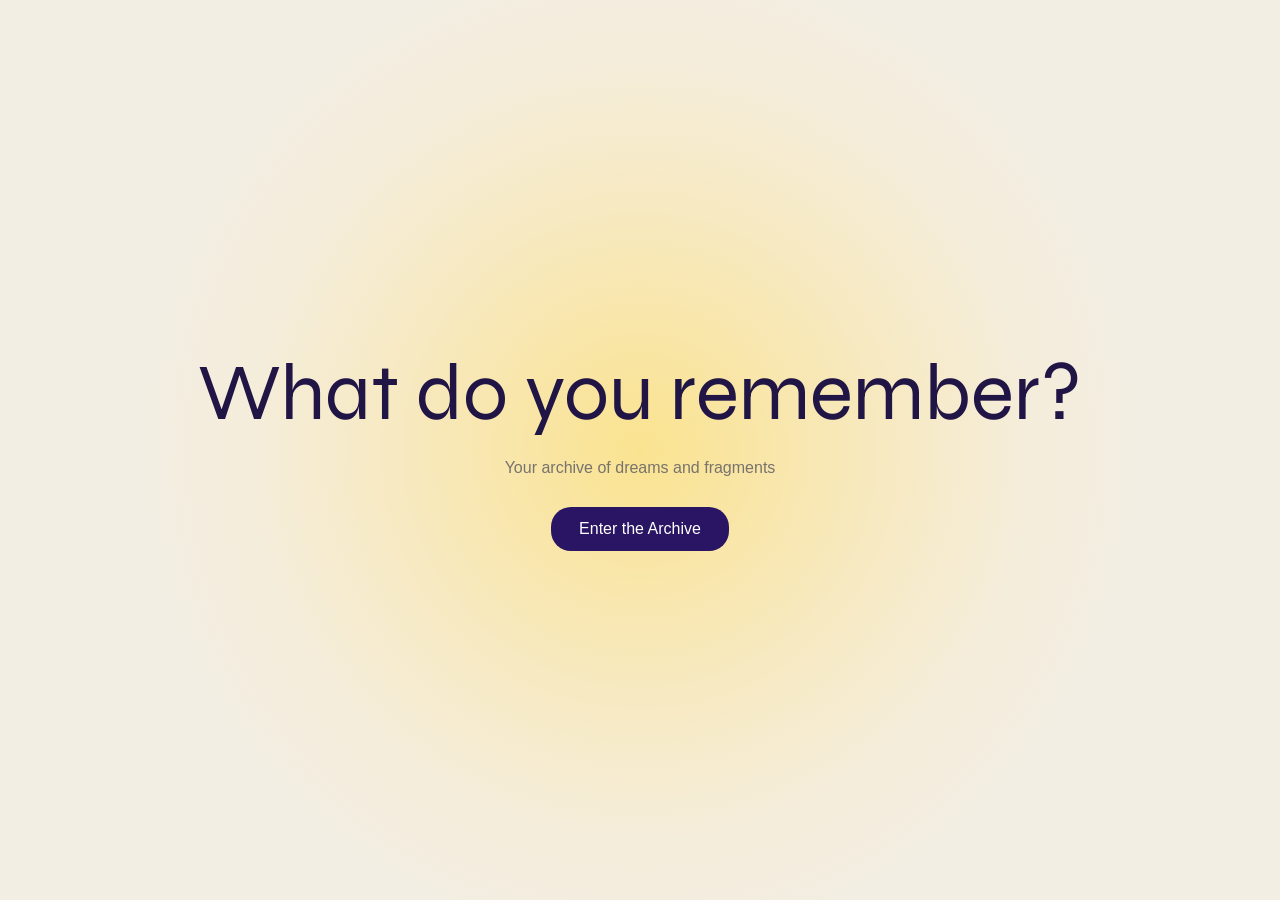
<file: week-06-midterm/index.html>
<!DOCTYPE html>
<html lang="en">
<head>
  <meta charset="UTF-8">
  <meta name="viewport" content="width=device-width, initial-scale=1.0">
  <title>Dream Archive</title>
  <link rel="stylesheet" href="style.css">
</head>
<body>
  <!-- Welcome screen -->
  <section id="welcome">
    <h1>What do you remember?</h1>
    <p class="welcome-note">Your archive of dreams and fragments</p>
    <button class="button" onclick="showApp('record')">Enter the Archive</button>
  </section>

  <!-- Main website -->
  <div id="app">
    <nav>
      <button class="logo" onclick="showWelcome()">Dream Archive</button>
      <div class="nav-links">
        <button onclick="showPage('web')" id="nav-web">Dream Web</button>
        <button onclick="showPage('logs')" id="nav-logs">Journal Logs</button>
        <button onclick="showPage('insights')" id="nav-insights">Insights</button>
        <button onclick="showPage('record')" id="nav-record">New Dream</button>
      </div>
    </nav>

    <main>
      <section id="record" class="page active">
        <div class="form-wrap">
          <p class="eyebrow">ENTRY 001 / UNFINISHED MEMORY</p>
          <h2>Jot Down Your Dream</h2>
          <p class="muted">Write down whatever you can remember. It doesn't have to make sense.</p>

          <label for="date">Date</label>
          <input id="date" type="date">

          <label for="details">What do you remember?</label>
          <textarea id="details" placeholder="Fragments, feelings, places, people... "></textarea>

          <label for="words">Words or symbols</label>
          <input id="words" type="text" placeholder="water, staircase, blue light...">

          <button class="button" type="button" onclick="showPage('web')">Save to Archive</button>
        </div>
      </section>

      <!-- Static visual placeholder for the dream web -->
      <section id="web" class="page">
        <h2>Dream Web</h2>
        <div class="dream-web-art" aria-label="A visual web of connected dream words">
          <svg viewBox="0 0 800 600" role="img" aria-label="Dream words connected by fine lines">
            <g class="web-lines">
              <line x1="220" y1="115" x2="580" y2="105" />
              <line x1="220" y1="115" x2="100" y2="220" />
              <line x1="220" y1="115" x2="260" y2="340" />
    
              <line x1="580" y1="105" x2="620" y2="315" />
  
              <line x1="620" y1="315" x2="260" y2="340" />
              <line x1="620" y1="315" x2="620" y2="400" />

              <line x1="260" y1="340" x2="100" y2="220" />
            </g>
      
            <!-- Nodes / Circles -->
            <g class="web-dots">
              <circle cx="220" cy="115" r="35" />
              <circle cx="580" cy="105" r="35" />
              <circle cx="100" cy="220" r="35" />
              <circle cx="620" cy="315" r="35" />
              <circle cx="260" cy="340" r="35" />
              <circle cx="620" cy="400" r="35" />
            </g>
      
            <!-- Labels centered perfectly inside circles -->
            <g class="web-labels">
              <text x="220" y="120">rain</text>
              <text x="580" y="110">water</text>
              <text x="100" y="225">night</text>
              <text x="620" y="320">memory</text>
              <text x="260" y="345">distance</text>
              <text x="620" y="405">echo</text>
            </g>
          </svg>
        </div>
      </section>

      <!-- Static example entries -->
      <section id="logs" class="page">
        <h2>Journal Logs</h2>

        <article class="entry">
          <p class="entry-date">OCTOBER 19, 2026</p>
          <h3>The Endless Staircase</h3>
          <p>There's a staircase where I keep walking up towards and I woke up afterwards</p>
          <p class="entry-words">staircase · infinity</p>
        </article>
        <article class="entry">
          <p class="entry-date">OCTOBER 12, 2026</p>
          <h3>Flooded room</h3>
          <p>My room was flooded and I was standing in the kitchen. </p>
          <p class="entry-words">water · kitchen</p>
        </article>
        <article class="entry">
          <p class="entry-date">SEPTEMBER 28, 2026</p>
          <h3>I went to Hawaii</h3>
          <p>I took a trip to Hawaii and I was at the beach. The weather was very good. </p>
          <p class="entry-words">Vacation</p>
        </article>
      </section>


      <!-- Static insights placeholder -->
      <section id="insights" class="page">
        <h2>Insights</h2>
        <div class="insight-grid">
          <article class="insight-card">
            <p class="muted">All ov your entires so far.</p>
            <h3>3 Records</h3>

          </article>
          <article class="insight-card">
            <p class="muted">Your repeating themes.</p>
            <h3>Water, Vacation</h3>
          </article>
        </div>
      </section>
    </main>
  </div>

  <script src="script.js"></script>
</body>
</html>
</file>
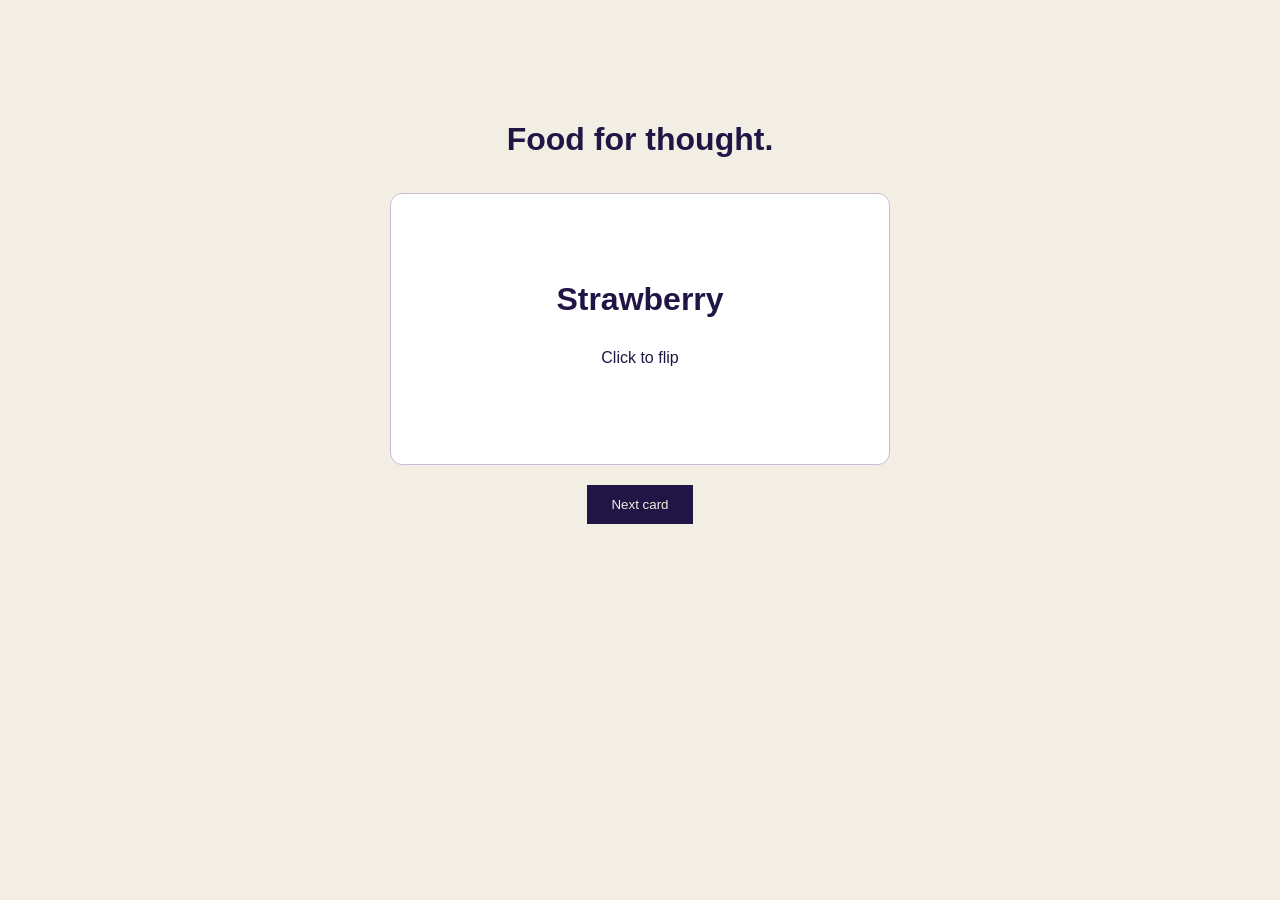
<file: week-07/index.html>
<!DOCTYPE html>
<html lang="en">
<head>
  <meta charset="UTF-8">
  <title>Food Flashcards</title>
  <link rel="stylesheet" href="style.css">
</head>
<body>
  <main>
    <h1>Food for thought.</h1>
    <div id="card" class="card">
      <h2 id="food-name">Strawberry</h2>
      <p id="food-info">Click to flip</p>
    </div>

    <button id="next-button">Next card</button>
  </main>

  <script src="script.js"></script>
</body>
</html>
</file>
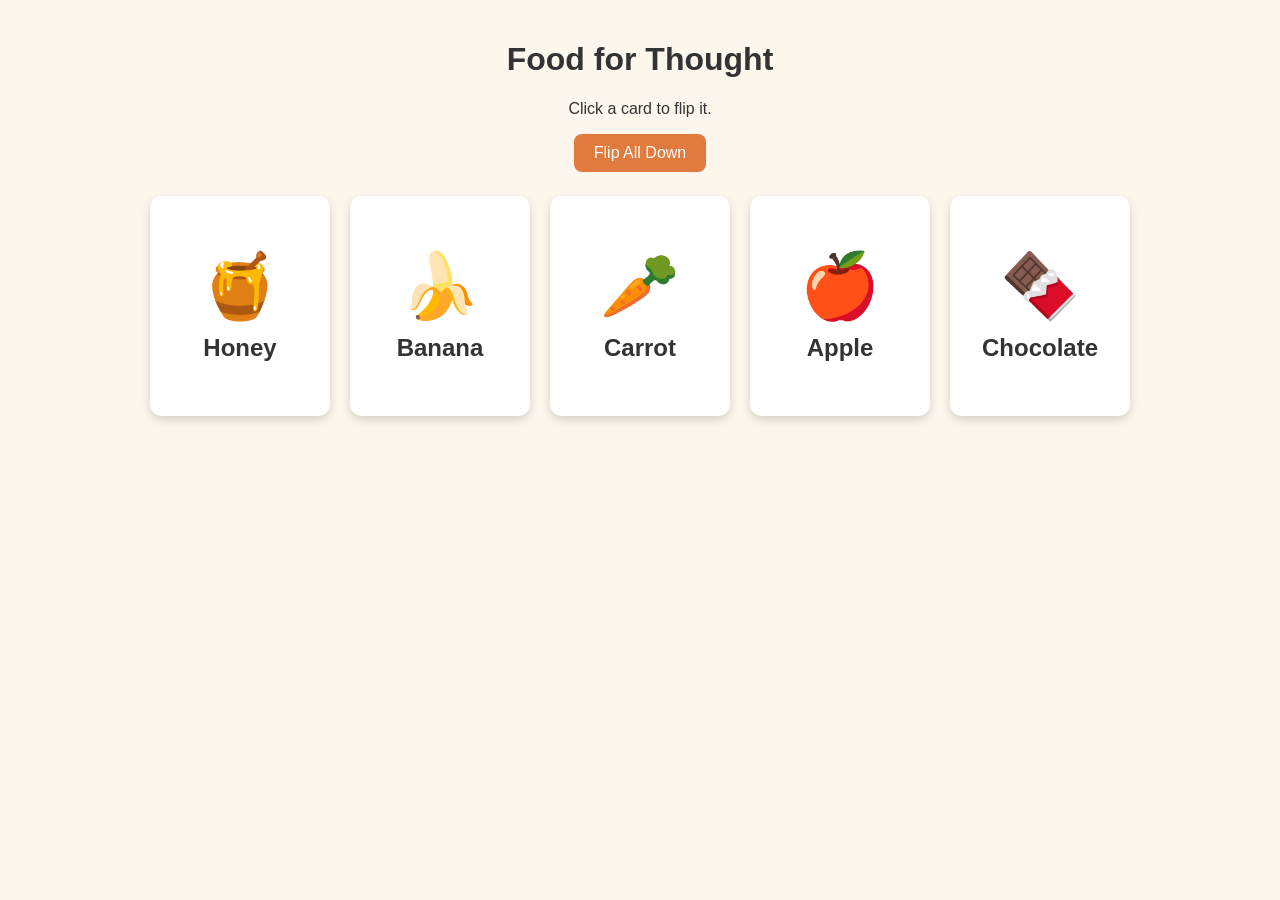
<file: week-08/index.html>
<!DOCTYPE html>
<html lang="en">
    <head>
        <meta charset="UTF-8"/>
        <meta name="viewport" content="width=device-width, initial-scale=1.0"/>
        <title>Food for Thought</title>
        <link rel="stylesheet" href="style.css"/>
    </head>
    <body>
        <h1>Food for Thought</h1>
        <p>Click a card to flip it.</p>

        <button id="flip-all">Flip All Down</button>

        <section id="card-container">
            <!-- One card = front (food) + back (the "thought") -->
            <div class="card">
                <div class="card-inner">
                    <div class="face front">
                        <span class="emoji">🍯</span>
                        <h2>Honey</h2>
                    </div>
                    <div class="face back">
                        <p>Honey never spoils. Archaeologists found 3,000-year-old honey in Egyptian tombs that was still edible.</p>
                    </div>
                </div>
            </div>

            <div class="card">
                <div class="card-inner">
                    <div class="face front">
                        <span class="emoji">🍌</span>
                        <h2>Banana</h2>
                    </div>
                    <div class="face back">
                        <p>Bananas are technically berries, but strawberries are not!</p>
                    </div>
                </div>
            </div>

            <div class="card">
                <div class="card-inner">
                    <div class="face front">
                        <span class="emoji">🥕</span>
                        <h2>Carrot</h2>
                    </div>
                    <div class="face back">
                        <p>The first carrots were purple and yellow. Orange carrots became popular in the 1600s.</p>
                    </div>
                </div>
            </div>

            <div class="card">
                <div class="card-inner">
                    <div class="face front">
                        <span class="emoji">🍎</span>
                        <h2>Apple</h2>
                    </div>
                    <div class="face back">
                        <p>Apples float in water because about 25% of an apple is air.</p>
                    </div>
                </div>
            </div>

            <div class="card">
                <div class="card-inner">
                    <div class="face front">
                        <span class="emoji">🍫</span>
                        <h2>Chocolate</h2>
                    </div>
                    <div class="face back">
                        <p>Chocolate comes from cacao beans, which the Aztecs once used as money.</p>
                    </div>
                </div>
            </div>
        </section>

        <script src="script.js"></script>
    </body>
</html>
</file>
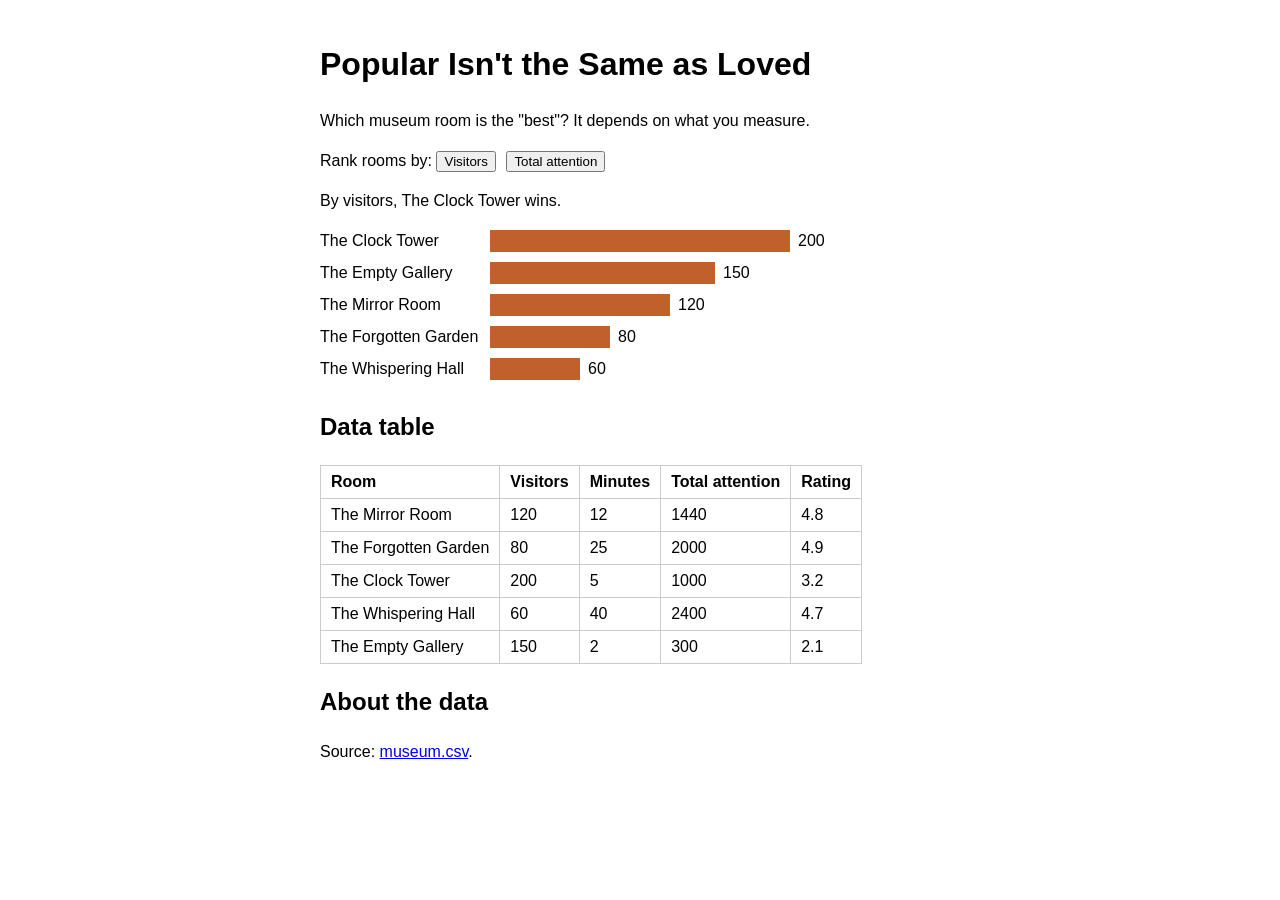
<file: week-11/index.html>
<!DOCTYPE html>
<html lang="en">
<head>
<meta charset="UTF-8">
<meta name="viewport" content="width=device-width, initial-scale=1">
<title>Popular Isn't the Same as Loved</title>
<link rel="stylesheet" href="style.css">
</head>
<body>

<h1>Popular Isn't the Same as Loved</h1>
<p>Which museum room is the "best"? It depends on what you measure.</p>

<p>Rank rooms by:
  <button onclick="draw('visitors')">Visitors</button>
  <button onclick="draw('attention')">Total attention</button>
</p>

<p id="summary"></p>
<div id="chart"></div>

<h2>Data table</h2>
<table>
  <thead>
    <tr><th>Room</th><th>Visitors</th><th>Minutes</th><th>Total attention</th><th>Rating</th></tr>
  </thead>
  <tbody id="table"></tbody>
</table>

<h2>About the data</h2>
<p>Source: <a href="museum.csv">museum.csv</a>.</p>

<script src="script.js"></script>
</body>
</html>
</file>
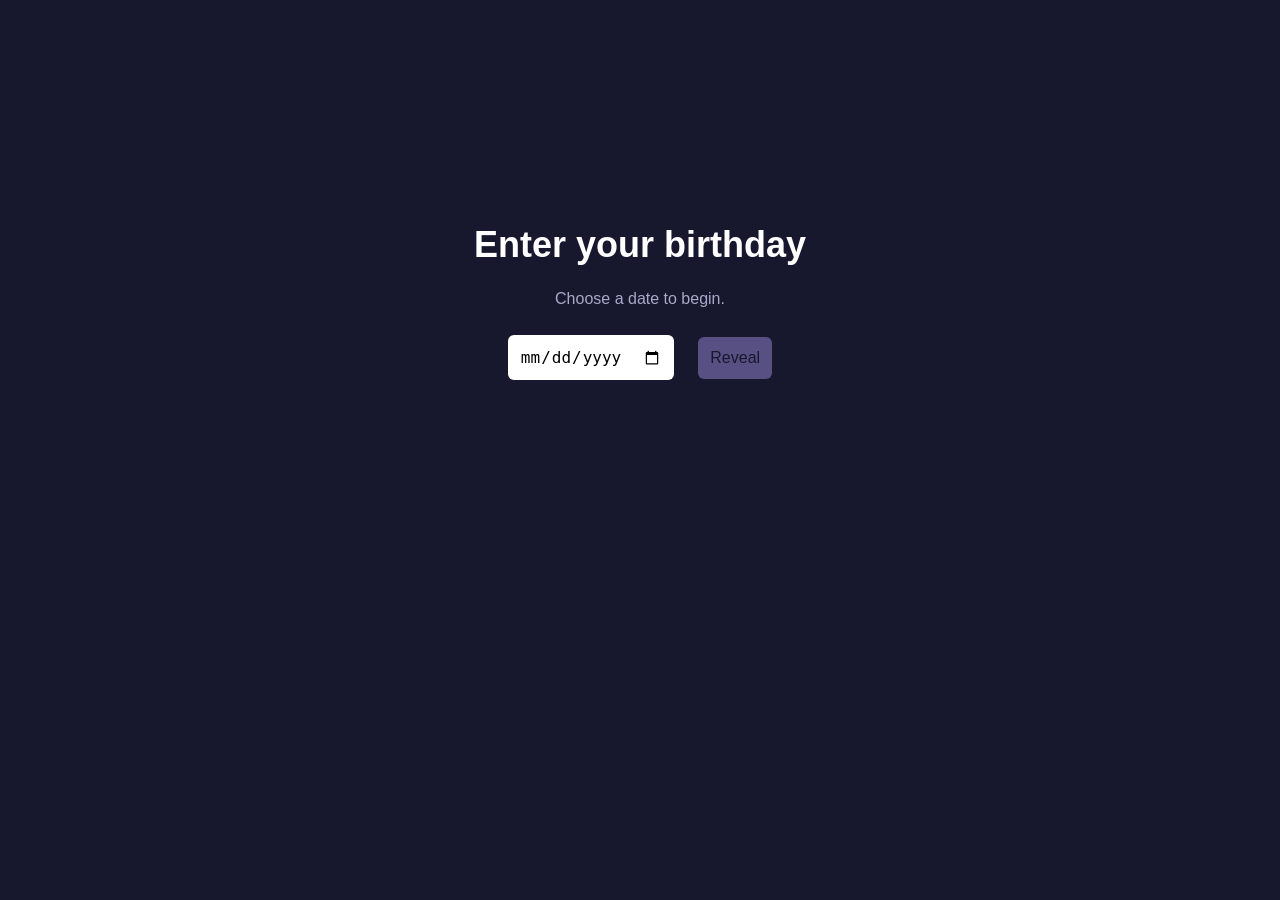
<file: week-09/birthday-reading/index.html>
<!DOCTYPE html>
<html lang="en">
<head>
  <meta charset="UTF-8">
  <meta name="viewport" content="width=device-width, initial-scale=1.0">
  <title>Your Birthday Reading</title>
  <link rel="stylesheet" href="style.css">
</head>

<body>

  <!-- ===================== Page 1: ask for the birthday ===================== -->
  <div id="intro" class="screen intro">

    <h1>Enter your birthday</h1>

    <form id="birthday-form">

    <p id="hint" class="hint" aria-live="polite">Choose a date to begin.</p>
      <input type="date" id="birthday">
      <button type="submit" id="reveal" disabled>Reveal</button>
    </form>

    <!-- A list that grows each time someone gets a reading -->
    <section id="history-section" class="history-section" hidden>
      <h3>Birthdays you've read</h3>
      <ul id="history"></ul>
      <button type="button" id="clear">Clear the list</button>
    </section>

  </div>


  <!-- ===================== Page 2: the reading ===================== -->
  <div id="reading" class="screen reading" hidden>

    <button type="button" id="back" class="back-btn">← Enter another birthday</button>

    <p id="born-on" class="eyebrow"></p>
    <h1 id="reading-title" tabindex="-1">Your birthday reading</h1>

    <!-- Constellation -->
    <section class="reading-section">
      <h2>Your constellation</h2>

      <!-- Flashcard: click (or press Enter/Space) to flip it over -->
      <div id="card" class="card" role="button" tabindex="0" aria-pressed="false">
        <div class="card-inner">

          <div class="face front">
            <p id="symbol" class="symbol"></p>
            <h3 id="sign-name"></h3>
            <p id="sign-dates" class="dates"></p>
            <p class="flip-cue">✦ Tap the card to read your stars ✦</p>
          </div>

          <div class="face back" aria-hidden="true">
            <p id="message" class="message"></p>
            <p id="trait" class="trait"></p>
            <p class="flip-cue">✦ Tap to flip back ✦</p>
          </div>

        </div>
      </div>

      <p id="card-hint" class="hint" aria-live="polite">Tap the card to reveal your message.</p>
    </section>

    <!-- Birthstone -->
    <section class="reading-section">
      <h2>Your birthstone</h2>

      <div class="stone-result">
        <div id="gem" class="gem" role="img"></div>
        <h3 id="stone-name"></h3>
        <p id="stone-month" class="dates"></p>
        <p id="stone-meaning" class="trait"></p>
        <p id="stone-alt" class="stone-alt"></p>
      </div>
    </section>

  </div>

  <script src="script.js"></script>

</body>
</html>
</file>
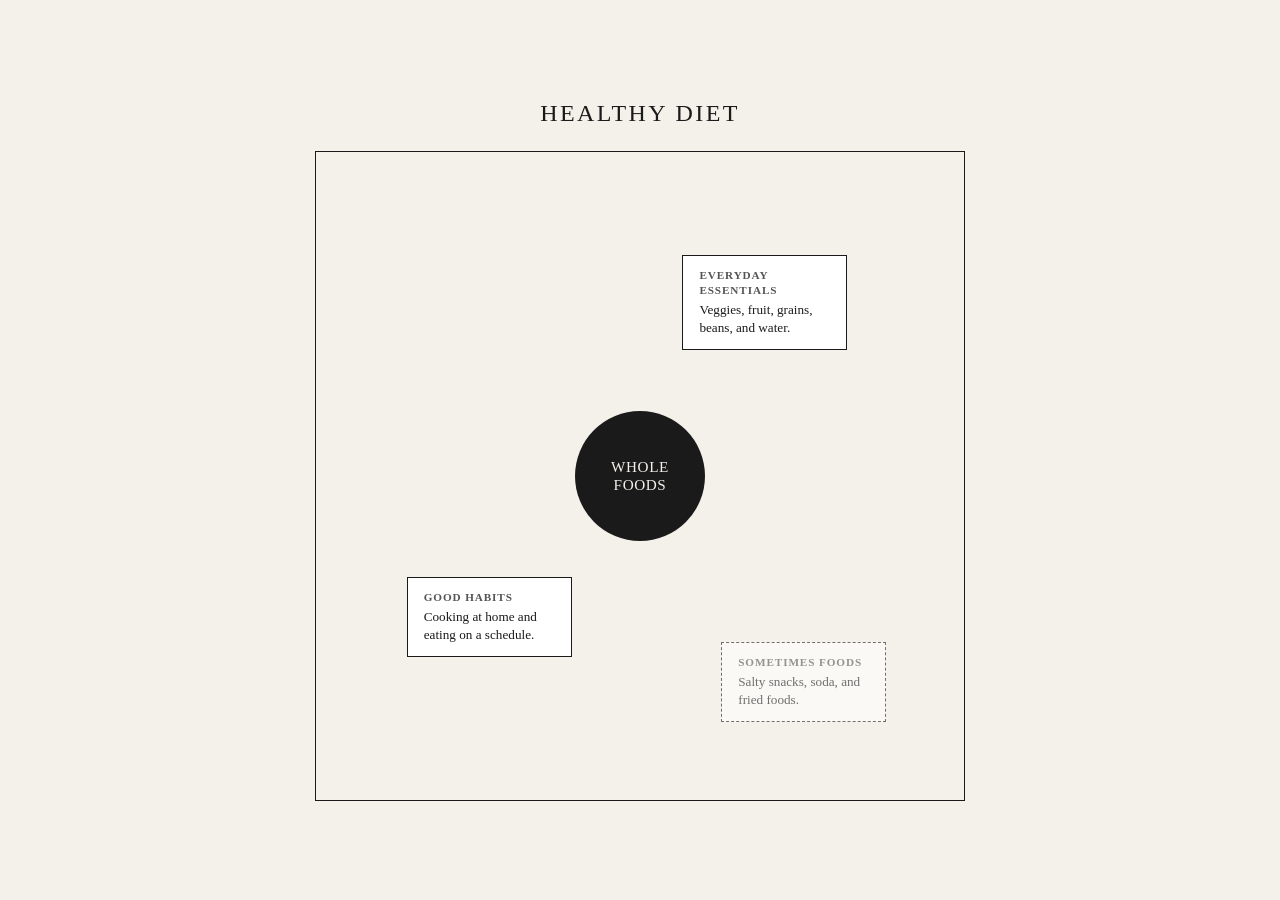
<file: week-04/week04hw.html>
<!DOCTYPE html>
<html lang="en">
<head>
  <meta charset="UTF-8">
  <meta name="viewport" content="width=device-width, initial-scale=1.0">
  <title>Healthy Diet Layout</title>
  <link rel="stylesheet" href="mediaquery.css">
</head>
<body>

  <main class="page-container">
    <h1 class="page-title">Healthy Diet</h1>

    <div class="composition">
      <div class="ring-inner"></div>
      <div class="ring-outer"></div>

      <!-- Core Element -->
      <div class="core-node">
        <span>Whole Foods</span>
      </div>

      <!-- Outer Elements -->
      <div class="satellite sat-primary">
        <strong>Everyday Essentials</strong>
        Veggies, fruit, grains, beans, and water.
      </div>

      <div class="satellite sat-secondary">
        <strong>Good Habits</strong>
        Cooking at home and eating on a schedule.
      </div>

      <div class="satellite sat-tertiary">
        <strong>Sometimes Foods</strong>
        Salty snacks, soda, and fried foods.
      </div>
    </div>
  </main>

</body>
</html>
</file>
<file: week-06-midterm/style.css>
@import url('https://fonts.googleapis.com/css2?family=Syne:wght@400;500;600;700;800&display=swap');

* { box-sizing: border-box; }

body {
  margin: 0;
  background: #f7f4f1;
  color: #211546;
  font-family: 'Avenir', 'Avenir Next', sans-serif;
}

button, input, textarea { font: inherit; }
button { cursor: pointer; }

/* Gentle fade-in used when opening the site and switching pages */
@keyframes fadeIn {
  from { opacity: 0; transform: translateY(8px); }
  to { opacity: 1; transform: translateY(0); }
}

/* Welcome screen */
#welcome {
  min-height: 100vh;
  position: relative;
  overflow: hidden;
  display: flex;
  flex-direction: column;
  justify-content: center;
  align-items: center;
  text-align: center;
  padding: 24px;
  background: #f3eee4;
  isolation: isolate;
  animation: fadeIn 0.7s ease both;
}

#welcome::before {
  content: "";
  position: absolute;
  z-index: -1;
  width: 1000px;
  height: 1000px;
  left: var(--mouse-x, 50%);
  top: var(--mouse-y, 50%);
  transform: translate(-50%, -50%);
  border-radius: 50%;
  background: radial-gradient(circle,
    rgba(255, 220, 92, 0.62) 0%,
    rgba(255, 224, 125, 0.35) 34%,
    rgba(255, 232, 165, 0.15) 55%,
    rgba(255, 238, 190, 0) 72%);
  pointer-events: none;
  transition: left 0.12s ease-out, top 0.12s ease-out;
}

#welcome h1 {
  font-family: 'Syne', sans-serif;
  font-size: 80px;
  font-weight: 400;
  line-height: 1.1;
  margin: 0 0 22px;
}

.welcome-note {
  color: #77736d;
  margin: 0 0 30px;
}

.button {
  border: 0;
  border-radius: 20px;
  background: #291563;
  color: white;
  padding: 13px 28px;
}

.button:hover { background: #211546; }

/* Main website */
#app {
  display: none;
  min-height: 100vh;
  position: relative;
  isolation: isolate;
  overflow: hidden;
  background: var(--page-bg, #f3eee4);
  color: var(--text-color, #211546);
  transition: background-color 0.3s ease;
}

#app::before {
  content: "";
  position: fixed;
  z-index: 0;
  width: 1000px;
  height: 1000px;
  left: var(--mouse-x, 50vw);
  top: var(--mouse-y, 50vh);
  transform: translate(-50%, -50%);
  border-radius: 50%;
  background: radial-gradient(circle,
    var(--glow-inner, rgba(255, 220, 92, 0.62)) 0%,
    var(--glow-middle, rgba(255, 224, 125, 0.35)) 34%,
    var(--glow-outer, rgba(255, 232, 165, 0.15)) 55%,
    transparent 72%);
  pointer-events: none;
  transition: left 0.12s ease-out, top 0.12s ease-out;
}

#app.opening { animation: fadeIn 0.6s ease both; }

#app > nav, #app > main {
  position: relative;
  z-index: 1;
}

/* Each page keeps its original background and glow colors */
#app.theme-record {
  --page-bg: #e2a76c;
  --glow-inner: rgba(144, 47, 18, 0.62);
  --glow-middle: rgba(158, 44, 18, 0.32);
  --glow-outer: rgba(199, 83, 33, 0.10);
  --text-color: #000000;
  --muted-color: #1d1f23;
}

#app.theme-logs {
  --page-bg: #3a5faf;
  --glow-inner: rgba(255, 137, 45, 0.58);
  --glow-middle: rgba(255, 158, 77, 0.30);
  --glow-outer: rgba(255, 184, 119, 0.10);
  --text-color: #000000;
  --muted-color: #1d1f23;
}

#app.theme-insights {
  --page-bg: #6861a9;
  --glow-inner: rgba(45, 47, 180, 0.58);
  --glow-middle: rgba(53, 50, 232, 0.347);
  --glow-outer: rgba(93, 67, 178, 0.17);
  --text-color: #f7f3fb;
  --muted-color: #d0d5e8;
}

#app.theme-web {
  --page-bg: #0c0221;
  --glow-inner: rgba(119, 115, 159, 0.62);
  --glow-middle: rgba(119, 115, 159, 0.30);
  --glow-outer: rgba(119, 115, 159, 0.10);
  --text-color: #f7f3fb;
  --muted-color: #c4c8df;
}

/* Navigation */
nav {
  display: flex;
  align-items: center;
  justify-content: space-between;
  gap: 18px;
  flex-wrap: wrap;
  padding: 20px 5%;
  background: transparent;
}

.logo {
  font-family: 'Syne', sans-serif;
  font-size: 22px;
  font-weight: 400;
  border: 0;
  padding: 0;
  background: transparent;
  color: var(--text-color, #211546);
}

.nav-links {
  display: flex;
  flex-wrap: wrap;
  gap: 8px;
}

.nav-links button {
  font-family: 'Avenir', 'Avenir Next', sans-serif;
  font-weight: 400;
  background: transparent;
  color: var(--text-color, #211546);
  border: 0;
  padding: 8px 10px;
}

.nav-links button.active {
  border-bottom: 1px solid #000000;
  color: var(--text-color, #000000);
}

main {
  max-width: 1000px;
  margin: 0 auto;
  padding: 42px 24px 70px;
}

.page { display: none; }

.page.active {
  display: block;
  animation: fadeIn 0.5s ease both;
}

/* Main page headings */
h2 {
  font-family: 'Syne', sans-serif;
  font-size: 2rem;
  font-weight: 400;
  margin: 0 0 12px;
  color: var(--text-color, #292b49);
}

.subheading {
  color: var(--muted-color, #77788e);
  margin: 0 0 28px;
}

/* Dream entry display */
.form-wrap {
  max-width: 600px;
  margin: 10px auto;
}

label {
  display: block;
  margin: 22px 0 8px;
  font-family: 'Avenir', 'Avenir Next', sans-serif;
  font-size: 15px;
  font-weight: 400;
  color: var(--text-color, #292b49);
  opacity: 1;
}

input, textarea {
  width: 100%;
  padding: 13px;
  border: 1px solid rgba(255, 255, 255, 0.65);
  border-radius: 6px;
  background: transparent;
  color: var(--text-color, #292b49);
  opacity: 1;
  font-family: 'Avenir', 'Avenir Next', sans-serif;
  font-weight: 400;
}

textarea {
  min-height: 150px;
  resize: none;
}

input::placeholder, textarea::placeholder {
  color: var(--muted-color, #211546);
  opacity: 0.9;
}

.form-wrap .button {
  display: block;
  margin: 24px 0 0;
  min-width: 140px;
}

.prototype-note {
  color: var(--muted-color, #211546);
  font-size: 12px;
  line-height: 1.6;
  margin-top: 18px;
}

/* Static journal logs */
.entry {
  background: rgb(255 255 255 /10%);
  border: 1px transparent;
  border-radius: 6px;
  padding: 22px;
  margin: 22px 0;
}

.entry h3 {
  font-family: 'Syne', sans-serif;
  font-size: 20px;
  font-weight: 400;
  margin: 0 0 10px;
}

.entry p:not(.entry-date):not(.entry-words) {
  line-height: 1.7;
}

.entry-date {
  font-size: 11px;
  font-weight: 400;
  color: rgb(40, 208, 255);
  margin: 0 0 10px;
}

.entry-words {
  color: rgb(40, 208, 255);
  font-size: 13px;
  font-weight: 400;
  margin: 14px 0 0;
}

/* Static dream web illustration */
.dream-web-art {
  border: 1px solid transparent;
  border-radius: 12px;
  background: transparent;
  overflow: hidden;
}

.dream-web-art svg {
  display: block;
  width: 100%;
  height: auto;
  min-height: 300px;
}

.web-lines {
  stroke: #c7bfdc;
  stroke-width: 1;
}

.web-dots circle {
  fill: rgb(119 115 159/ 70%);;
  stroke: #faf8f6;
  stroke-width: 1;
}


.web-labels {
  fill: var(--text-color, #454563);
  font-family: 'Avenir', 'Avenir Next', sans-serif;
  font-size: 15px;
  font-weight: 400;
  text-anchor: middle;
}

/* Static insights */
.insight-grid {
  display: grid;
  grid-template-columns: repeat(auto-fit, minmax(220px, 1fr));
  gap: 16px;
}

.insight-card {
  border: 1px transparent;
  background:  rgb(255 255 255 /10%);
  border-radius: 9px;
  padding: 22px;
}

.insight-card h3 {
  font-family: 'Syne', sans-serif;
  font-size: 20px;
  font-weight: 400;
  margin: 0 0 10px;
}

.muted {
  color: var(--muted-color, #77788e);
  line-height: 1.7;
}

/* Mobile layout */
@media (max-width: 600px) {
  nav {
    align-items: flex-start;
    flex-direction: column;
  }

  main { padding: 30px 16px; }

  #welcome::before {
    width: 1000px;
    height: 1000px;
  }

  .nav-links { gap: 2px; }

  .nav-links button { padding: 8px; }

  #app::before {
    width: 1000px;
    height: 1000px;
  }
}

/* Respect visitors who prefer less motion */
@media (prefers-reduced-motion: reduce) {
  #welcome, #app.opening, .page.active {
    animation: none;
  }
}
</file>
<file: week-07/style.css>
body {
    margin: 0;
    background: #f3eee4;
    color: #211546;
    font-family: Arial, sans-serif;
  }
  
  main {
    max-width: 500px;
    margin: 80px auto;
    padding: 20px;
    text-align: center;
  }

  .card {
    margin: 35px 0 20px;
    padding: 60px 20px;
    min-height: 150px;
    background: white;
    color: #211546;
    border: 1px solid #c8bbd9;
    border-radius: 12px;
    cursor: pointer;
  }
  
  /* The card changes color when showing the fact */
  .card.flipped {
    background: #e4dcef;
  }
  
  
  .card h2 {
    font-size: 32px;
  }
  
  .card p {
    line-height: 1.6;
  }
  
  button {
    padding: 12px 24px;
    background: #211546;
    color: #f3eee4;
    border: none;
    cursor: pointer;
  }
</file>
<file: week-08/style.css>
* {
    box-sizing: border-box;
}

body {
    font-family: Arial, sans-serif;
    text-align: center;
    background: #fdf6ec;
    color: #333;
    margin: 0;
    padding: 20px;
}

#flip-all {
    padding: 10px 20px;
    font-size: 16px;
    border: none;
    border-radius: 8px;
    background: #e07a3f;
    color: white;
    cursor: pointer;
    margin-bottom: 24px;
}

#flip-all:hover {
    background: #c9652c;
}

/* ---------- THE GRID ---------- */
#card-container {
    display: grid;
    grid-template-columns: repeat(auto-fit, 180px); /* fits as many as the screen allows */
    gap: 20px;
    justify-content: center;
}

/* ---------- ONE CARD ---------- */
.card {
    height: 220px;
    perspective: 800px;   /* makes the flip look 3D */
    cursor: pointer;
}

/* The part that actually spins */
.card-inner {
    position: relative;
    width: 100%;
    height: 100%;
    transition: transform 0.6s;
    transform-style: preserve-3d;
}

/* When JS adds "flipped", spin the card around */
.card.flipped .card-inner {
    transform: rotateY(180deg);
}

/* Front and back sit on top of each other */
.face {
    position: absolute;
    inset: 0;
    border-radius: 12px;
    padding: 16px;
    display: flex;
    flex-direction: column;
    justify-content: center;
    align-items: center;
    backface-visibility: hidden;          /* hide whichever side faces away */
    -webkit-backface-visibility: hidden;
    box-shadow: 0 4px 10px rgba(0, 0, 0, 0.15);
}

.front {
    background: white;
}

.back {
    background: #e07a3f;
    color: white;
    transform: rotateY(180deg);   /* starts turned around */
}

.emoji {
    font-size: 64px;
}

h2 {
    margin: 10px 0 0;
}
</file>
<file: week-11/style.css>
body { font-family: sans-serif; max-width: 640px; margin: 40px auto; padding: 0 16px; line-height: 1.5; }
#chart { position: relative; height: 160px; }
.row {
  position: absolute;            /* each row is placed with "top" */
  display: flex; align-items: center;
  transition: top 0.6s ease;     /* animate when "top" changes */
}
.name { width: 170px; }
.bar {
  background: #c0602b; height: 22px; margin-right: 8px;
  transition: width 0.6s ease;   /* animate when "width" changes */
}
table { border-collapse: collapse; margin-top: 8px; }
th, td { border: 1px solid #ccc; padding: 4px 10px; text-align: left; }
button { margin-right: 6px; }
</file>
<file: week-09/birthday-reading/style.css>
body {
  background-color: #17172e;
  color: white;
  font-family: Arial, sans-serif;
  text-align: center;
  margin: 0;
  padding: 0 16px 80px;
  cursor: url("imresizer-resize-star.webp"), auto;
}

h1 {
  font-size: 36px;
}

h1:focus {
  outline: none;
}

/* ----- Screens (the two "pages") ----- */
.screen {
  max-width: 560px;
  margin: 0 auto;
}

.intro {
  padding-top: 200px;
}

.reading {
  padding-top: 40px;
}

/* Each screen fades up when it appears */
.screen.enter {
  animation: screen-in 0.7s ease-out;
}

@keyframes screen-in {
  from { opacity: 0; transform: translateY(24px); }
  to   { opacity: 1; transform: translateY(0); }
}

/* ----- Form ----- */
label {
  display: block;
  margin-top: 20px;
  color: #cfc6ff;
}

input,
button {
  padding: 12px;
  margin: 10px;
  border: none;
  border-radius: 6px;
  font-size: 16px;
  cursor: url("imresizer-resize-star.webp"), auto;
}

button {
  background-color: #b9a5ff;
  color: #17172e;
  transition: background-color 0.3s, opacity 0.3s;
}

button:hover:not(:disabled) {
  background-color: #d8ccff;
}

/* A disabled button looks clearly "not ready yet" */
button:disabled {
  opacity: 0.4;
  cursor: not-allowed;
}

/* Feedback lines */
.hint {
  color: #a9a9c9;
  min-height: 1.2em;
}

.hint.error {
  color: #ff9db0;
}

/* ----- History list on page 1 ----- */
.history-section {
  margin-top: 50px;
}

#history {
  list-style: none;
  padding: 0;
  display: flex;
  flex-wrap: wrap;
  justify-content: center;
}

#history button,
.back-btn {
  background-color: transparent;
  color: white;
  border: 1px solid #b9a5ff;
}

#history button:hover,
.back-btn:hover {
  background-color: #2e2560;
}

/* ----- Page 2 ----- */
.back-btn {
  display: block;
  margin: 0 0 30px;
}

.eyebrow {
  margin: 0;
  font-size: 14px;
  letter-spacing: 2px;
  text-transform: uppercase;
  color: #b9a5ff;
}

.reading h1 {
  margin-top: 8px;
}

.reading-section {
  margin-top: 50px;
}

.reading-section + .reading-section {
  padding-top: 40px;
  border-top: 1px solid #2e2e55;
}

.reading-section h2 {
  font-size: 22px;
  font-weight: normal;
  color: #cfc6ff;
}

/* ----- Flashcard ----- */
.card {
  max-width: 420px;
  margin: 0 auto;
  perspective: 1000px;          /* gives the flip its 3D depth */
  border-radius: 12px;
  outline: none;
  cursor: url("imresizer-resize-star.webp"), pointer;
}

.card:focus-visible .face {
  outline: 2px solid #d8ccff;
  outline-offset: 4px;
}

.card-inner {
  display: grid;                /* both faces share one cell, so the card fits the taller side */
  transform-style: preserve-3d;
  transition: transform 0.8s ease;
}

/* The flipped state: JavaScript adds this class */
.card.flipped .card-inner {
  transform: rotateY(180deg);
}

.face {
  grid-area: 1 / 1;
  min-height: 240px;
  padding: 30px;
  border-radius: 12px;
  background-color: #23234a;
  backface-visibility: hidden;
  -webkit-backface-visibility: hidden;
  display: flex;
  flex-direction: column;
  justify-content: center;
  transition: background-color 0.3s, box-shadow 0.3s;
}

.card:hover .face {
  background-color: #2b2b58;
}

.back {
  transform: rotateY(180deg);   /* starts facing away */
  background-color: #2e2560;
}

.card:hover .back {
  background-color: #372d70;
}

/* Extra glow when today is the visitor's birthday */
.card.birthday .face {
  box-shadow: 0 0 30px #b9a5ff;
}

.symbol {
  font-size: 64px;
  margin: 0;
}

.face h3,
.stone-result h3 {
  font-size: 28px;
  margin: 10px 0 4px;
}

.dates {
  color: #a9a9c9;
  margin-top: 0;
}

.message {
  font-size: 22px;
  margin-top: 0;
}

.trait {
  font-style: italic;
  color: #e6e0ff;
  line-height: 1.5;
}

.flip-cue {
  margin: 18px 0 0;
  font-size: 13px;
  letter-spacing: 1px;
  color: #b9a5ff;
}

/* ----- Birthstone ----- */
.stone-result {
  max-width: 420px;
  margin: 0 auto;
  padding: 30px;
  border-radius: 12px;
  background-color: #23234a;
}

.gem {
  width: 160px;
  height: 140px;
  margin: 0 auto;
}

.gem svg,
.gem img {
  width: 100%;
  height: 100%;
  object-fit: contain;
}

/* The gem pops in and glows in its own color (set by JavaScript) */
.gem.sparkle {
  animation: gem-in 0.9s ease-out 0.3s both;
  filter: drop-shadow(0 0 18px var(--glow, #b9a5ff));
}

@keyframes gem-in {
  0%   { transform: scale(0.5) rotate(-12deg); opacity: 0; }
  60%  { transform: scale(1.12) rotate(4deg);  opacity: 1; }
  100% { transform: scale(1) rotate(0); }
}

.stone-alt {
  font-size: 14px;
  color: #a9a9c9;
}

/* Visitors who prefer less motion get instant changes */
@media (prefers-reduced-motion: reduce) {
  .card-inner {
    transition: none;
  }
  .screen.enter,
  .gem.sparkle {
    animation: none;
  }
}
</file>
<file: week-04/mediaquery.css>
* {
    box-sizing: border-box;
    margin: 0;
    padding: 0;
  }
  
  body {
    background-color: #f4f1ea;
    color: #1a1a1a;
    font-family: -apple-system, BlinkMacSystemFont, "Segoe UI", Roboto, Georgia, serif;
    min-height: 100vh;
    display: flex;
    align-items: center;
    justify-content: center;
    padding: 2rem;
  }
  
  .page-container {
    display: flex;
    flex-direction: column;
    align-items: center;
    width: 100%;
    max-width: 650px;
  }
  
  .page-title {
    font-size: 1.5rem;
    font-weight: 500;
    letter-spacing: 0.1em;
    text-transform: uppercase;
    margin-bottom: 1.5rem;
    color: #1a1a1a;
  }
  
  .composition {
    position: relative;
    width: 100%;
    aspect-ratio: 1 / 1;
    border: 1px solid #1a1a1a;
    display: flex;
    align-items: center;
    justify-content: center;
    background-color: #f4f1ea;
  }
  
  .core-node {
    width: 130px;
    height: 130px;
    background-color: #1a1a1a;
    color: #f4f1ea;
    border-radius: 50%;
    display: flex;
    align-items: center;
    justify-content: center;
    text-align: center;
    padding: 1rem;
    z-index: 10;
  }
  
  .core-node span {
    font-size: 0.95rem;
    font-weight: 500;
    letter-spacing: 0.04em;
    text-transform: uppercase;
  }
  
  .satellite {
    position: absolute;
    background-color: #ffffff;
    border: 1px solid #1a1a1a;
    padding: 0.75rem 1rem;
    font-size: 0.825rem;
    line-height: 1.35;
    max-width: 165px;
  }
  
  .satellite strong {
    display: block;
    font-size: 0.7rem;
    text-transform: uppercase;
    letter-spacing: 0.08em;
    color: #555;
    margin-bottom: 3px;
  }
  
  .sat-primary {
    top: 16%;
    right: 18%;
  }
  
  .sat-secondary {
    bottom: 22%;
    left: 14%;
  }
  
  .sat-tertiary {
    bottom: 12%;
    right: 12%;
    opacity: 0.6;
    border-style: dashed;
  }
  
  /* media query for sizing */
  @media (max-width: 600px) {
    .composition {
      aspect-ratio: auto;
      height: auto;
      padding: 1.5rem;
      flex-direction: column;
    }
  
    .satellite {
      position: static;
      max-width: 100%;
      width: 100%;
      margin-top: 1rem;
      opacity: 1;
      border-style: solid;
    }
  }
</file>
